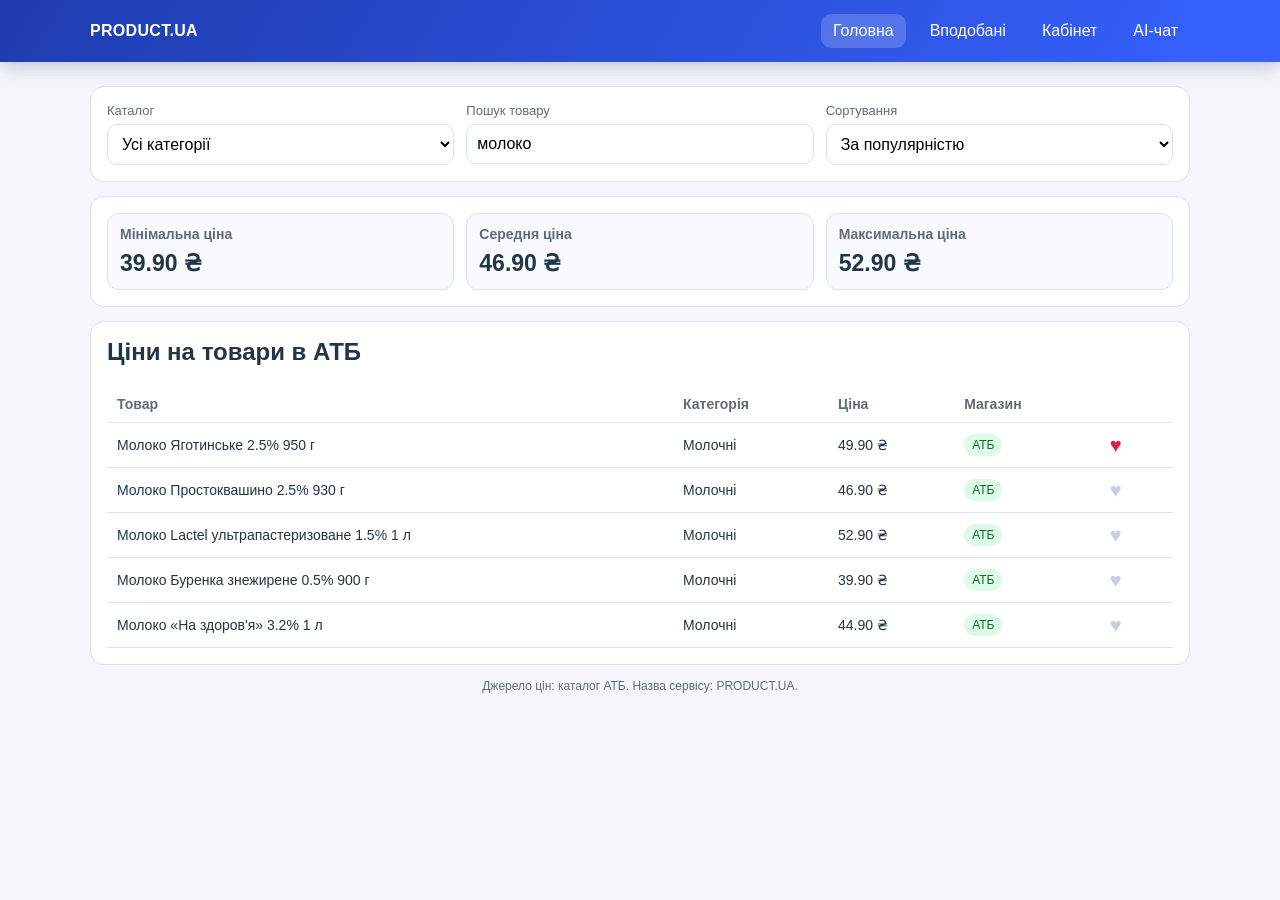
<file: index.html>
<!doctype html>
<html lang="uk">
<head>
  <meta charset="UTF-8" />
  <meta name="viewport" content="width=device-width, initial-scale=1.0" />
  <title>PRODUCT.UA — Головна</title>
  <link rel="stylesheet" href="styles.css" />
</head>
<body>
  <header>
    <div class="container nav">
      <div class="brand">PRODUCT.UA</div>
      <nav class="nav-links">
        <a class="active" href="index.html">Головна</a>
        <a href="favorites.html">Вподобані</a>
        <a href="account.html">Кабінет</a>
        <a href="chat.html">AI-чат</a>
      </nav>
    </div>
  </header>

  <main class="container">
    <section class="controls grid grid-3">
      <div>
        <label for="catalog">Каталог</label>
        <select id="catalog">
          <option>Усі категорії</option>
          <option>Молочні продукти</option>
          <option>Фрукти</option>
          <option>Овочі</option>
          <option>Напої</option>
        </select>
      </div>
      <div>
        <label for="search">Пошук товару</label>
        <input id="search" value="молоко" />
      </div>
      <div>
        <label for="sort">Сортування</label>
        <select id="sort">
          <option>За популярністю</option>
          <option>За ціною (зростання)</option>
          <option>За ціною (спадання)</option>
          <option>За категорією</option>
        </select>
      </div>
    </section>

    <section class="stats grid grid-3">
      <div class="stat"><h3>Мінімальна ціна</h3><p id="stat-min">—</p></div>
      <div class="stat"><h3>Середня ціна</h3><p id="stat-avg">—</p></div>
      <div class="stat"><h3>Максимальна ціна</h3><p id="stat-max">—</p></div>
    </section>

    <section class="section">
      <h2>Ціни на товари в АТБ</h2>
      <table>
        <thead>
          <tr>
            <th>Товар</th>
            <th>Категорія</th>
            <th>Ціна</th>
            <th>Магазин</th>
            <th aria-label="Вподобані"></th>
          </tr>
        </thead>
        <tbody id="product-tbody">
          <tr>
            <td>Молоко Яготинське 2.5% 950 г</td>
            <td>Молочні</td>
            <td>49.90 ₴</td>
            <td><span class="badge good">АТБ</span></td>
            <td><button class="btn-wish active" title="Прибрати з вподобаних">♥</button></td>
          </tr>
          <tr>
            <td>Молоко Простоквашино 2.5% 930 г</td>
            <td>Молочні</td>
            <td>46.90 ₴</td>
            <td><span class="badge good">АТБ</span></td>
            <td><button class="btn-wish" title="Додати до вподобаних">♥</button></td>
          </tr>
          <tr>
            <td>Молоко Lactel ультрапастеризоване 1.5% 1 л</td>
            <td>Молочні</td>
            <td>52.90 ₴</td>
            <td><span class="badge good">АТБ</span></td>
            <td><button class="btn-wish" title="Додати до вподобаних">♥</button></td>
          </tr>
          <tr>
            <td>Молоко Буренка знежирене 0.5% 900 г</td>
            <td>Молочні</td>
            <td>39.90 ₴</td>
            <td><span class="badge good">АТБ</span></td>
            <td><button class="btn-wish" title="Додати до вподобаних">♥</button></td>
          </tr>
          <tr>
            <td>Молоко «На здоров'я» 3.2% 1 л</td>
            <td>Молочні</td>
            <td>44.90 ₴</td>
            <td><span class="badge good">АТБ</span></td>
            <td><button class="btn-wish" title="Додати до вподобаних">♥</button></td>
          </tr>
          <tr>
            <td>Кефір Слов'яночка 1% 400 г</td>
            <td>Молочні</td>
            <td>24.90 ₴</td>
            <td><span class="badge good">АТБ</span></td>
            <td><button class="btn-wish" title="Додати до вподобаних">♥</button></td>
          </tr>
          <tr>
            <td>Яйця курячі С1, 10 шт</td>
            <td>Яйця</td>
            <td>62.90 ₴</td>
            <td><span class="badge good">АТБ</span></td>
            <td><button class="btn-wish" title="Додати до вподобаних">♥</button></td>
          </tr>
          <tr>
            <td>Хліб «Нива» нарізний, 400 г</td>
            <td>Хліб</td>
            <td>19.90 ₴</td>
            <td><span class="badge good">АТБ</span></td>
            <td><button class="btn-wish" title="Додати до вподобаних">♥</button></td>
          </tr>
          <tr>
            <td>Олія соняшникова рафінована, 850 мл</td>
            <td>Бакалія</td>
            <td>64.90 ₴</td>
            <td><span class="badge good">АТБ</span></td>
            <td><button class="btn-wish" title="Додати до вподобаних">♥</button></td>
          </tr>
          <tr>
            <td>Цукор-пісок, 1 кг</td>
            <td>Бакалія</td>
            <td>38.90 ₴</td>
            <td><span class="badge good">АТБ</span></td>
            <td><button class="btn-wish" title="Додати до вподобаних">♥</button></td>
          </tr>
          <tr>
            <td>Банани, кг</td>
            <td>Фрукти</td>
            <td>44.90 ₴</td>
            <td><span class="badge good">АТБ</span></td>
            <td><button class="btn-wish" title="Додати до вподобаних">♥</button></td>
          </tr>
          <tr>
            <td>Яблука Голден, кг</td>
            <td>Фрукти</td>
            <td>39.90 ₴</td>
            <td><span class="badge good">АТБ</span></td>
            <td><button class="btn-wish" title="Додати до вподобаних">♥</button></td>
          </tr>
          <tr>
            <td>Помідори червоні, кг</td>
            <td>Овочі</td>
            <td>69.90 ₴</td>
            <td><span class="badge good">АТБ</span></td>
            <td><button class="btn-wish" title="Додати до вподобаних">♥</button></td>
          </tr>
          <tr>
            <td>Картопля, кг</td>
            <td>Овочі</td>
            <td>29.90 ₴</td>
            <td><span class="badge good">АТБ</span></td>
            <td><button class="btn-wish" title="Додати до вподобаних">♥</button></td>
          </tr>
          <tr>
            <td>Вода Моршинська 1.5 л</td>
            <td>Напої</td>
            <td>28.90 ₴</td>
            <td><span class="badge good">АТБ</span></td>
            <td><button class="btn-wish" title="Додати до вподобаних">♥</button></td>
          </tr>
          <tr>
            <td>Coca-Cola 1.5 л</td>
            <td>Напої</td>
            <td>94.90 ₴</td>
            <td><span class="badge good">АТБ</span></td>
            <td><button class="btn-wish" title="Додати до вподобаних">♥</button></td>
          </tr>
        </tbody>
      </table>
    </section>

    <p class="footer-note">Джерело цін: каталог АТБ. Назва сервісу: PRODUCT.UA.</p>
  </main>

  <script>
    function filterProducts() {
      const query = document.getElementById('search').value.toLowerCase().trim();
      const rows = document.querySelectorAll('#product-tbody tr');
      const prices = [];

      rows.forEach(function(row) {
        const name = row.cells[0].textContent.toLowerCase();
        const cat  = row.cells[1].textContent.toLowerCase();
        const match = !query || name.includes(query) || cat.includes(query);
        row.style.display = match ? '' : 'none';
        if (match) {
          const price = parseFloat(row.cells[2].textContent.replace('₴', '').trim());
          if (!isNaN(price)) prices.push(price);
        }
      });

      if (prices.length) {
        const min = Math.min(...prices);
        const max = Math.max(...prices);
        const avg = prices.reduce(function(a, b) { return a + b; }, 0) / prices.length;
        const fmt = function(n) { return n.toFixed(2) + ' ₴'; };
        document.getElementById('stat-min').textContent = fmt(min);
        document.getElementById('stat-avg').textContent = fmt(avg);
        document.getElementById('stat-max').textContent = fmt(max);
      } else {
        document.getElementById('stat-min').textContent = '—';
        document.getElementById('stat-avg').textContent = '—';
        document.getElementById('stat-max').textContent = '—';
      }
    }

    document.getElementById('search').addEventListener('input', filterProducts);
    filterProducts();

    function getWishlist() {
      try { return JSON.parse(localStorage.getItem('wishlist') || '[]'); } catch(e) { return []; }
    }
    function saveWishlist(list) {
      try { localStorage.setItem('wishlist', JSON.stringify(list)); } catch(e) {}
    }

    // Restore persisted wishlist state (overrides hard-coded defaults)
    (function restoreWishlist() {
      const saved = getWishlist();
      if (!saved.length) return;
      document.querySelectorAll('#product-tbody tr').forEach(function(row) {
        const name = row.cells[0].textContent.trim();
        const btn  = row.querySelector('.btn-wish');
        if (!btn) return;
        const inWishlist = saved.includes(name);
        btn.classList.toggle('active', inWishlist);
        btn.title = inWishlist ? 'Прибрати з вподобаних' : 'Додати до вподобаних';
      });
    })();

    document.getElementById('product-tbody').addEventListener('click', function(e) {
      const btn = e.target.closest('.btn-wish');
      if (!btn) return;
      const isActive = btn.classList.toggle('active');
      btn.title = isActive ? 'Прибрати з вподобаних' : 'Додати до вподобаних';

      const name = btn.closest('tr').cells[0].textContent.trim();
      let list = getWishlist();
      if (isActive) {
        if (!list.includes(name)) list.push(name);
      } else {
        list = list.filter(function(n) { return n !== name; });
      }
      saveWishlist(list);
    });
  </script>
</body>
</html>
</file>
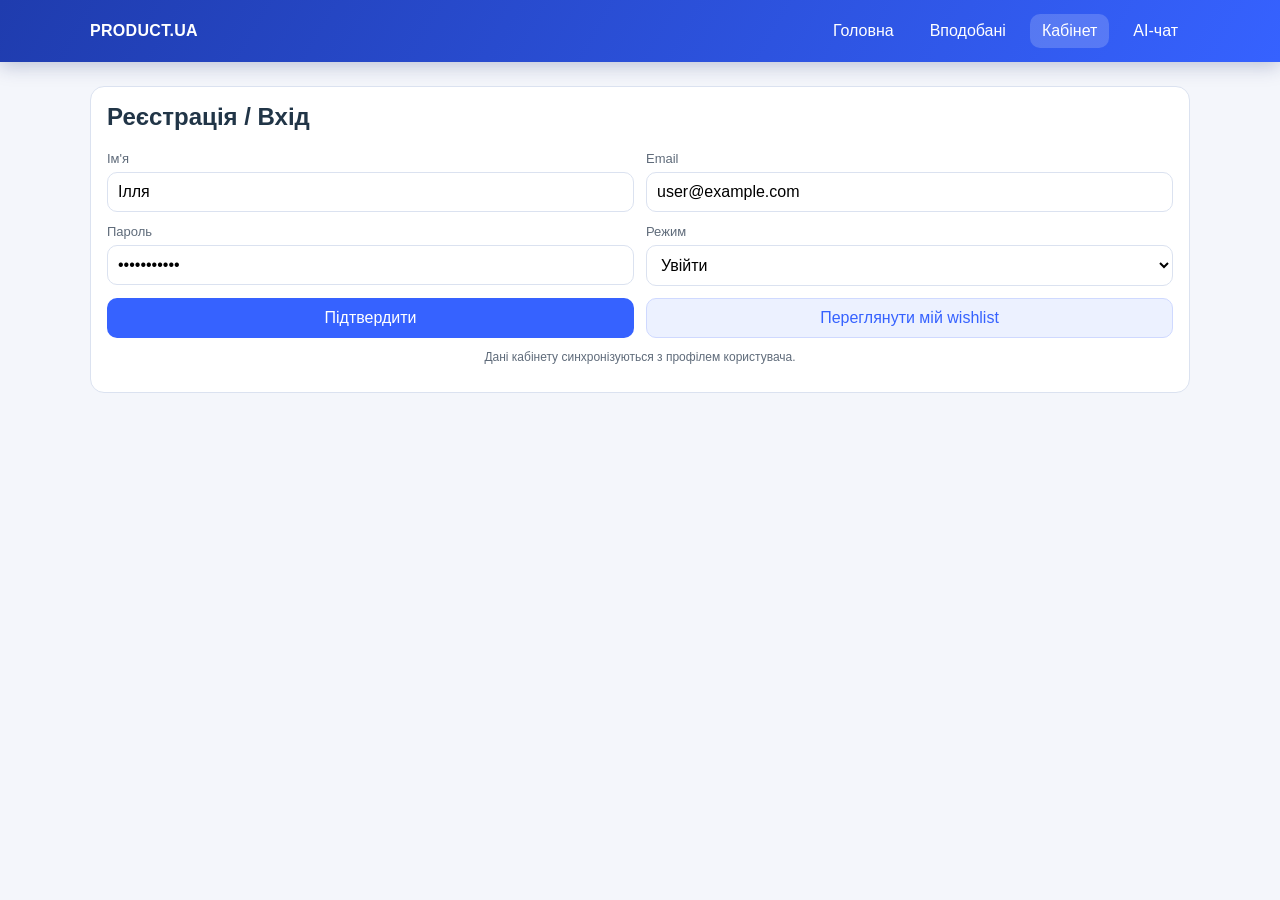
<file: account.html>
<!doctype html>
<html lang="uk">
<head>
  <meta charset="UTF-8" />
  <meta name="viewport" content="width=device-width, initial-scale=1.0" />
  <title>PRODUCT.UA — Кабінет</title>
  <link rel="stylesheet" href="styles.css" />
</head>
<body>
  <header>
    <div class="container nav">
      <div class="brand">PRODUCT.UA</div>
      <nav class="nav-links">
        <a href="index.html">Головна</a>
        <a href="favorites.html">Вподобані</a>
        <a class="active" href="account.html">Кабінет</a>
        <a href="chat.html">AI-чат</a>
      </nav>
    </div>
  </header>

  <main class="container">
    <section class="section">
      <h2>Реєстрація / Вхід</h2>
      <div class="grid grid-2">
        <div>
          <label for="name">Ім'я</label>
          <input id="name" value="Ілля" />
        </div>
        <div>
          <label for="email">Email</label>
          <input id="email" value="user@example.com" />
        </div>
      </div>
      <div class="grid grid-2" style="margin-top:12px">
        <div>
          <label for="password">Пароль</label>
          <input id="password" type="password" value="password123" />
        </div>
        <div>
          <label for="auth">Режим</label>
          <select id="auth">
            <option>Увійти</option>
            <option>Зареєструватись</option>
          </select>
        </div>
      </div>
      <div class="grid grid-2" style="margin-top:12px">
        <button>Підтвердити</button>
        <a class="button-link secondary" href="favorites.html">Переглянути мій wishlist</a>
      </div>
      <p class="footer-note">Дані кабінету синхронізуються з профілем користувача.</p>
    </section>
  </main>
</body>
</html>
</file>
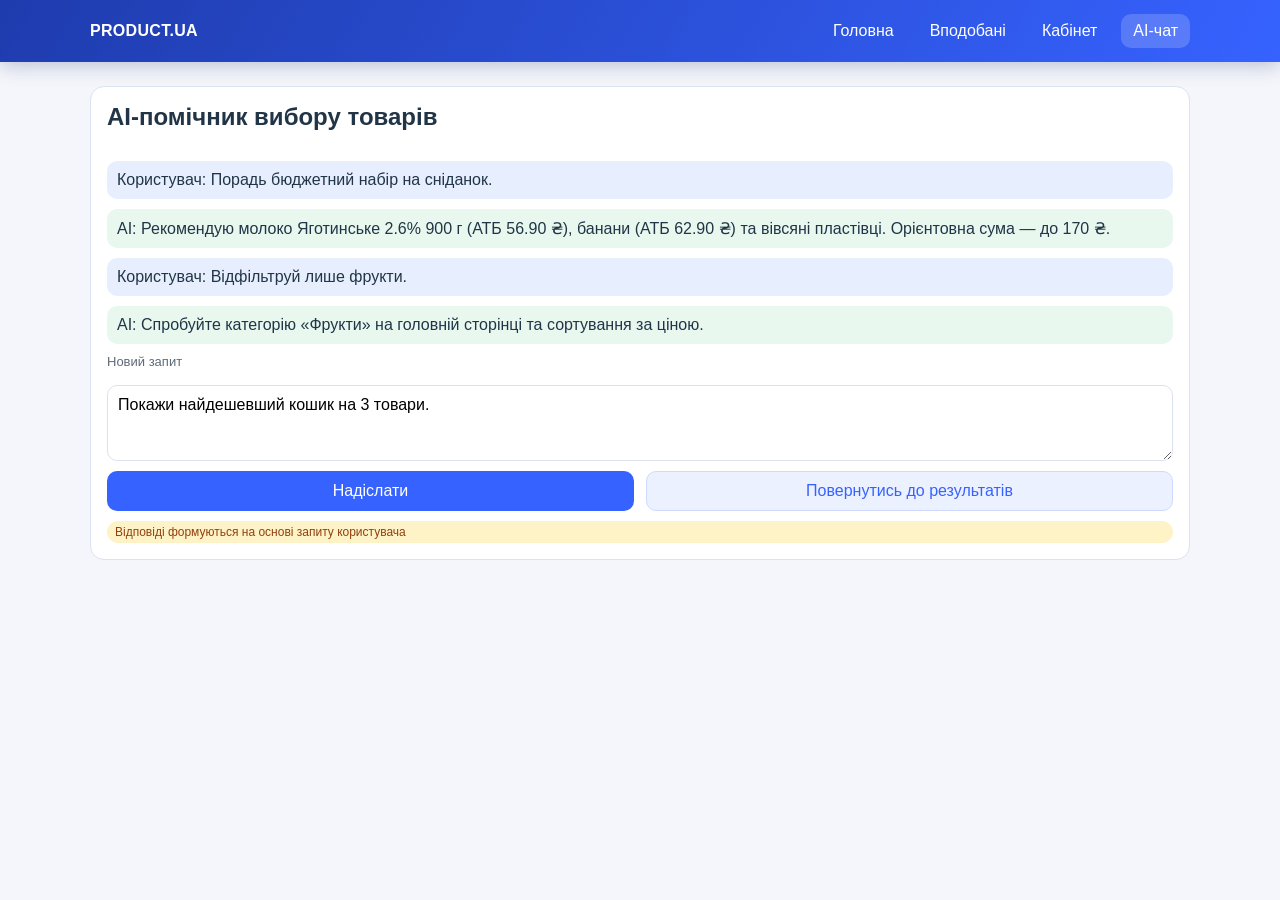
<file: chat.html>
<!doctype html>
<html lang="uk">
<head>
  <meta charset="UTF-8" />
  <meta name="viewport" content="width=device-width, initial-scale=1.0" />
  <title>PRODUCT.UA — AI-чат</title>
  <link rel="stylesheet" href="styles.css" />
</head>
<body>
  <header>
    <div class="container nav">
      <div class="brand">PRODUCT.UA</div>
      <nav class="nav-links">
        <a href="index.html">Головна</a>
        <a href="favorites.html">Вподобані</a>
        <a href="account.html">Кабінет</a>
        <a class="active" href="chat.html">AI-чат</a>
      </nav>
    </div>
  </header>

  <main class="container">
    <section class="section chat">
      <h2>AI-помічник вибору товарів</h2>
      <div class="message user">Користувач: Порадь бюджетний набір на сніданок.</div>
      <div class="message ai">AI: Рекомендую молоко Яготинське 2.6% 900 г (АТБ 56.90 ₴), банани (АТБ 62.90 ₴) та вівсяні пластівці. Орієнтовна сума — до 170 ₴.</div>
      <div class="message user">Користувач: Відфільтруй лише фрукти.</div>
      <div class="message ai">AI: Спробуйте категорію «Фрукти» на головній сторінці та сортування за ціною.</div>
      <label for="prompt">Новий запит</label>
      <textarea id="prompt" rows="3">Покажи найдешевший кошик на 3 товари.</textarea>
      <div class="grid grid-2">
        <button>Надіслати</button>
        <a class="button-link secondary" href="index.html">Повернутись до результатів</a>
      </div>
      <span class="badge warn">Відповіді формуються на основі запиту користувача</span>
    </section>
  </main>
</body>
</html>
</file>
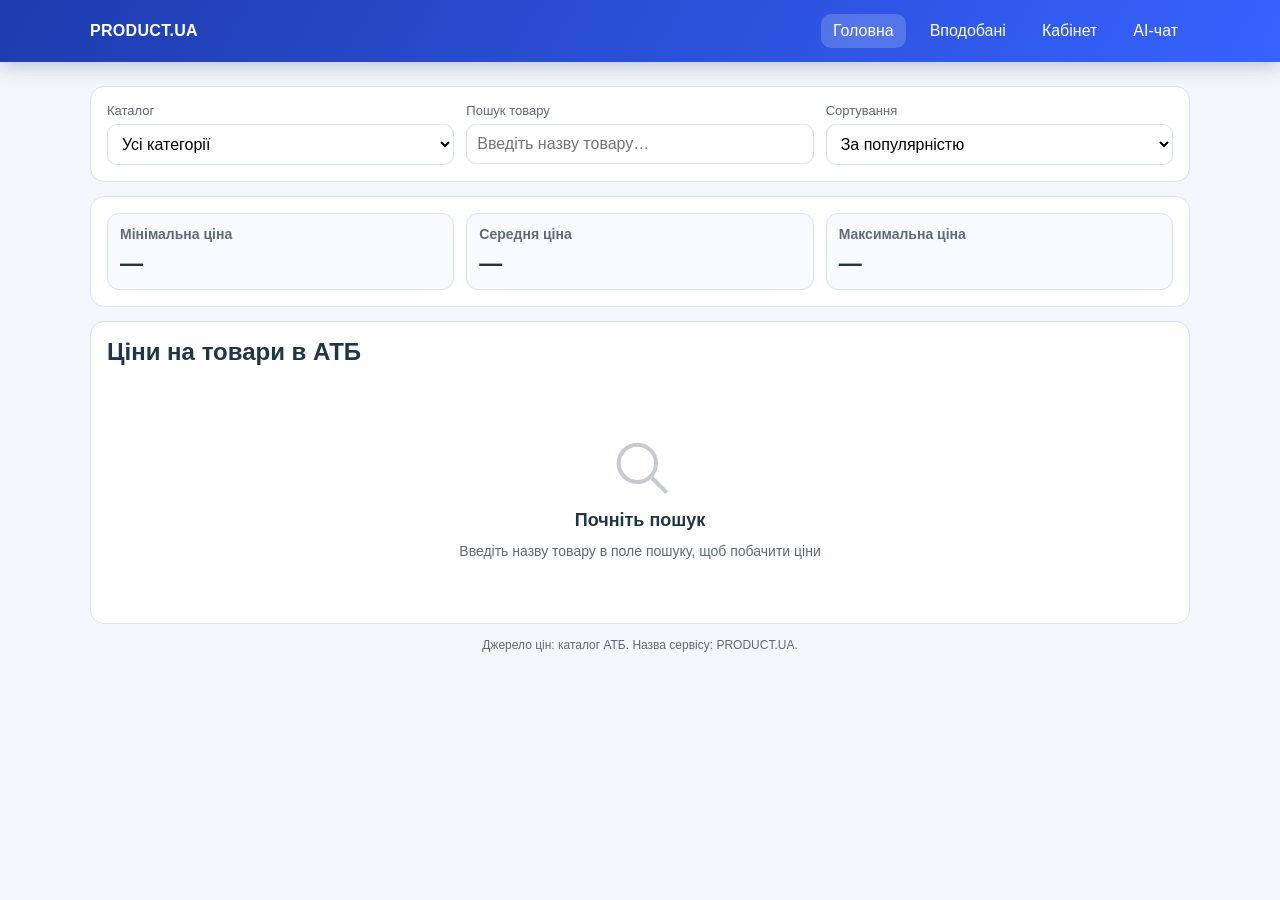
<file: empty-search.html>
<!doctype html>
<html lang="uk">
<head>
  <meta charset="UTF-8" />
  <meta name="viewport" content="width=device-width, initial-scale=1.0" />
  <title>PRODUCT.UA — Головна</title>
  <link rel="stylesheet" href="styles.css" />
  <style>
    .empty-state {
      display: flex;
      flex-direction: column;
      align-items: center;
      justify-content: center;
      padding: 48px 16px;
      gap: 12px;
      color: var(--muted);
    }

    .empty-state svg {
      opacity: 0.35;
    }

    .empty-state h3 {
      margin: 0;
      font-size: 18px;
      color: var(--text);
    }

    .empty-state p {
      margin: 0;
      font-size: 14px;
    }
  </style>
</head>
<body>
  <header>
    <div class="container nav">
      <div class="brand">PRODUCT.UA</div>
      <nav class="nav-links">
        <a class="active" href="index.html">Головна</a>
        <a href="favorites.html">Вподобані</a>
        <a href="account.html">Кабінет</a>
        <a href="chat.html">AI-чат</a>
      </nav>
    </div>
  </header>

  <main class="container">
    <section class="controls grid grid-3">
      <div>
        <label for="catalog">Каталог</label>
        <select id="catalog">
          <option>Усі категорії</option>
          <option>Молочні продукти</option>
          <option>Фрукти</option>
          <option>Овочі</option>
          <option>Напої</option>
        </select>
      </div>
      <div>
        <label for="search">Пошук товару</label>
        <input id="search" placeholder="Введіть назву товару…" />
      </div>
      <div>
        <label for="sort">Сортування</label>
        <select id="sort">
          <option>За популярністю</option>
          <option>За ціною (зростання)</option>
          <option>За ціною (спадання)</option>
          <option>За категорією</option>
        </select>
      </div>
    </section>

    <section class="stats grid grid-3">
      <div class="stat"><h3>Мінімальна ціна</h3><p>—</p></div>
      <div class="stat"><h3>Середня ціна</h3><p>—</p></div>
      <div class="stat"><h3>Максимальна ціна</h3><p>—</p></div>
    </section>

    <section class="section">
      <h2>Ціни на товари в АТБ</h2>
      <div class="empty-state">
        <svg xmlns="http://www.w3.org/2000/svg" width="64" height="64" fill="none" viewBox="0 0 24 24" stroke="currentColor" stroke-width="1.5">
          <circle cx="11" cy="11" r="7" />
          <line x1="16.5" y1="16.5" x2="22" y2="22" />
        </svg>
        <h3>Почніть пошук</h3>
        <p>Введіть назву товару в поле пошуку, щоб побачити ціни</p>
      </div>
    </section>

    <p class="footer-note">Джерело цін: каталог АТБ. Назва сервісу: PRODUCT.UA.</p>
  </main>
</body>
</html>
</file>
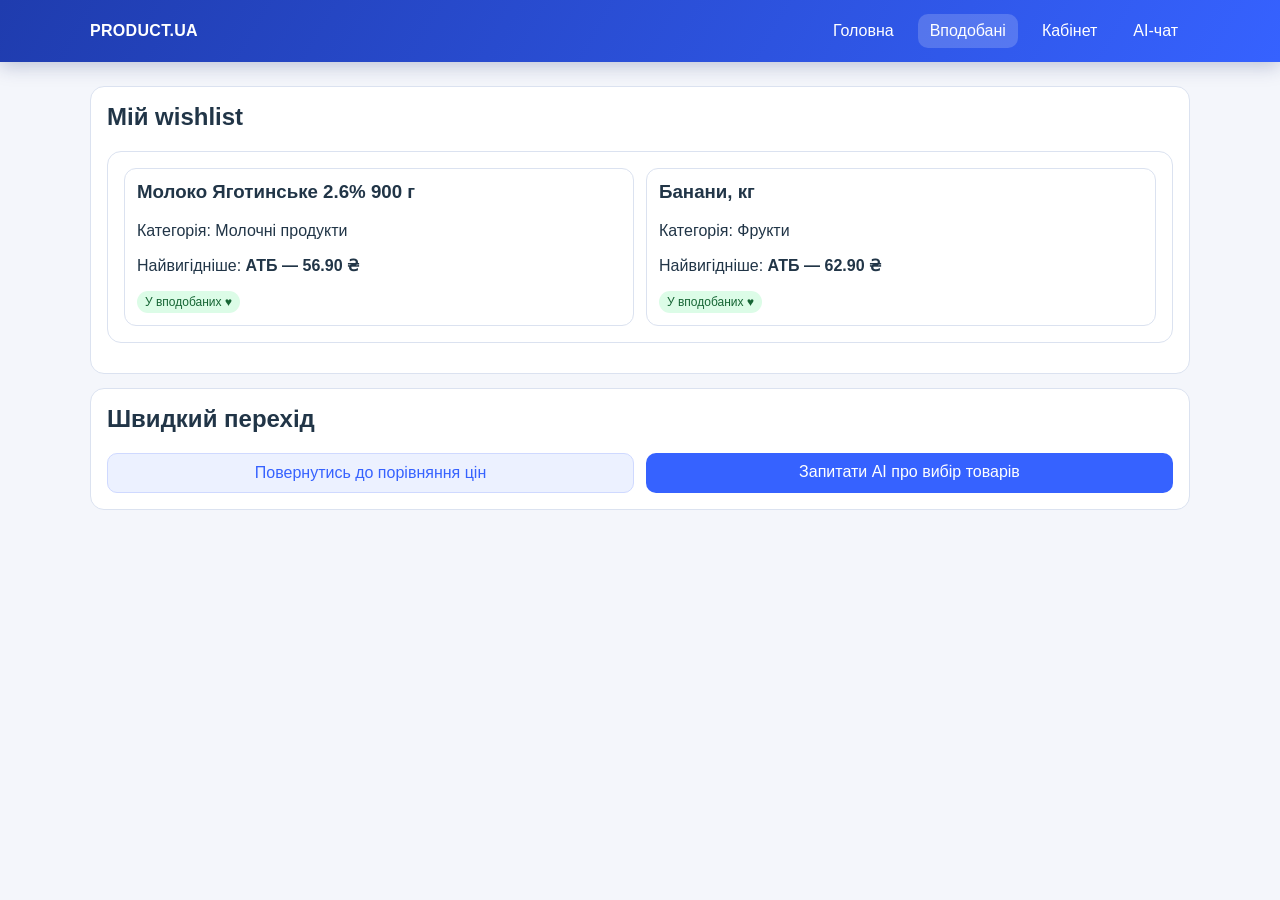
<file: favorites.html>
<!doctype html>
<html lang="uk">
<head>
  <meta charset="UTF-8" />
  <meta name="viewport" content="width=device-width, initial-scale=1.0" />
  <title>PRODUCT.UA — Вподобані</title>
  <link rel="stylesheet" href="styles.css" />
</head>
<body>
  <header>
    <div class="container nav">
      <div class="brand">PRODUCT.UA</div>
      <nav class="nav-links">
        <a href="index.html">Головна</a>
        <a class="active" href="favorites.html">Вподобані</a>
        <a href="account.html">Кабінет</a>
        <a href="chat.html">AI-чат</a>
      </nav>
    </div>
  </header>

  <main class="container">
    <section class="section">
      <h2>Мій wishlist</h2>
      <div class="cards grid grid-2">
        <article class="card">
          <h3>Молоко Яготинське 2.6% 900 г</h3>
          <p>Категорія: Молочні продукти</p>
          <p>Найвигідніше: <strong>АТБ — 56.90 ₴</strong></p>
          <span class="badge good">У вподобаних ♥</span>
        </article>
        <article class="card">
          <h3>Банани, кг</h3>
          <p>Категорія: Фрукти</p>
          <p>Найвигідніше: <strong>АТБ — 62.90 ₴</strong></p>
          <span class="badge good">У вподобаних ♥</span>
        </article>
      </div>
    </section>

    <section class="section">
      <h2>Швидкий перехід</h2>
      <div class="grid grid-2">
        <a class="button-link secondary" href="index.html">Повернутись до порівняння цін</a>
        <a class="button-link primary" href="chat.html">Запитати AI про вибір товарів</a>
      </div>
    </section>
  </main>
</body>
</html>
</file>
<file: styles.css>
:root {
  --bg: #f4f6fb;
  --card: #ffffff;
  --text: #213547;
  --muted: #5f6b7a;
  --primary: #3662ff;
  --accent: #16a34a;
  --warning: #f59e0b;
  --border: #dbe2f0;
}

* {
  box-sizing: border-box;
}

body {
  margin: 0;
  font-family: Inter, Arial, sans-serif;
  color: var(--text);
  background: var(--bg);
}

.container {
  width: min(1100px, 94%);
  margin: 0 auto;
}

header {
  background: linear-gradient(120deg, #1f3cae, #3662ff);
  color: #fff;
  padding: 14px 0;
  box-shadow: 0 4px 18px rgba(22, 40, 102, 0.25);
}

.nav {
  display: flex;
  align-items: center;
  justify-content: space-between;
  gap: 12px;
}

.brand {
  font-weight: 700;
  letter-spacing: 0.3px;
}

.nav-links {
  display: flex;
  gap: 12px;
  flex-wrap: wrap;
}

.nav-links a {
  color: #fff;
  text-decoration: none;
  padding: 8px 12px;
  border-radius: 10px;
}

.nav-links a.active,
.nav-links a:hover {
  background: rgba(255, 255, 255, 0.18);
}

main {
  padding: 24px 0 34px;
}

.controls,
.stats,
.cards,
.section {
  background: var(--card);
  border: 1px solid var(--border);
  border-radius: 14px;
  padding: 16px;
  margin-bottom: 14px;
}

.grid {
  display: grid;
  gap: 12px;
}

.grid-3 {
  grid-template-columns: repeat(3, minmax(0, 1fr));
}

.grid-2 {
  grid-template-columns: repeat(2, minmax(0, 1fr));
}

label {
  font-size: 13px;
  color: var(--muted);
  display: block;
  margin-bottom: 6px;
}

input,
select,
button,
textarea {
  width: 100%;
  font: inherit;
  border: 1px solid var(--border);
  border-radius: 10px;
  padding: 10px;
  background: #fff;
}

button {
  background: var(--primary);
  color: #fff;
  border: none;
  cursor: pointer;
}

button.secondary {
  background: #ecf1ff;
  color: var(--primary);
  border: 1px solid #cfd9ff;
}

.button-link {
  display: inline-block;
  width: 100%;
  text-align: center;
  text-decoration: none;
  padding: 10px;
  border-radius: 10px;
  font: inherit;
}

.button-link.primary {
  background: var(--primary);
  color: #fff;
}

.button-link.secondary {
  background: #ecf1ff;
  color: var(--primary);
  border: 1px solid #cfd9ff;
}

table {
  width: 100%;
  border-collapse: collapse;
  margin-top: 12px;
}

th,
td {
  text-align: left;
  padding: 10px;
  border-bottom: 1px solid var(--border);
  font-size: 14px;
}

th {
  color: var(--muted);
  font-weight: 600;
}

.badge {
  display: inline-block;
  font-size: 12px;
  padding: 4px 8px;
  border-radius: 999px;
}

.badge.good {
  background: #dcfce7;
  color: #166534;
}

.badge.warn {
  background: #fef3c7;
  color: #92400e;
}

.stat {
  background: #f8faff;
  border: 1px solid var(--border);
  border-radius: 12px;
  padding: 12px;
}

.stat h3 {
  margin: 0;
  font-size: 14px;
  color: var(--muted);
}

.stat p {
  margin: 8px 0 0;
  font-size: 23px;
  font-weight: 700;
}

.card {
  border: 1px solid var(--border);
  border-radius: 12px;
  padding: 12px;
}

.card h3,
.section h2 {
  margin-top: 0;
}

.chat {
  display: grid;
  gap: 10px;
}

.message {
  padding: 10px;
  border-radius: 10px;
}

.message.user {
  background: #e7efff;
}

.message.ai {
  background: #e8f8ef;
}

.footer-note {
  color: var(--muted);
  font-size: 12px;
  text-align: center;
}

.btn-wish {
  width: auto;
  background: none;
  border: none;
  font-size: 20px;
  line-height: 1;
  cursor: pointer;
  color: #c8d0de;
  padding: 2px 6px;
  border-radius: 6px;
  transition: color 0.15s, transform 0.1s;
}

.btn-wish:hover {
  color: #f87191;
  transform: scale(1.15);
}

.btn-wish.active {
  color: #e11d48;
}

@media (max-width: 900px) {
  .grid-3,
  .grid-2 {
    grid-template-columns: 1fr;
  }
}
</file>
